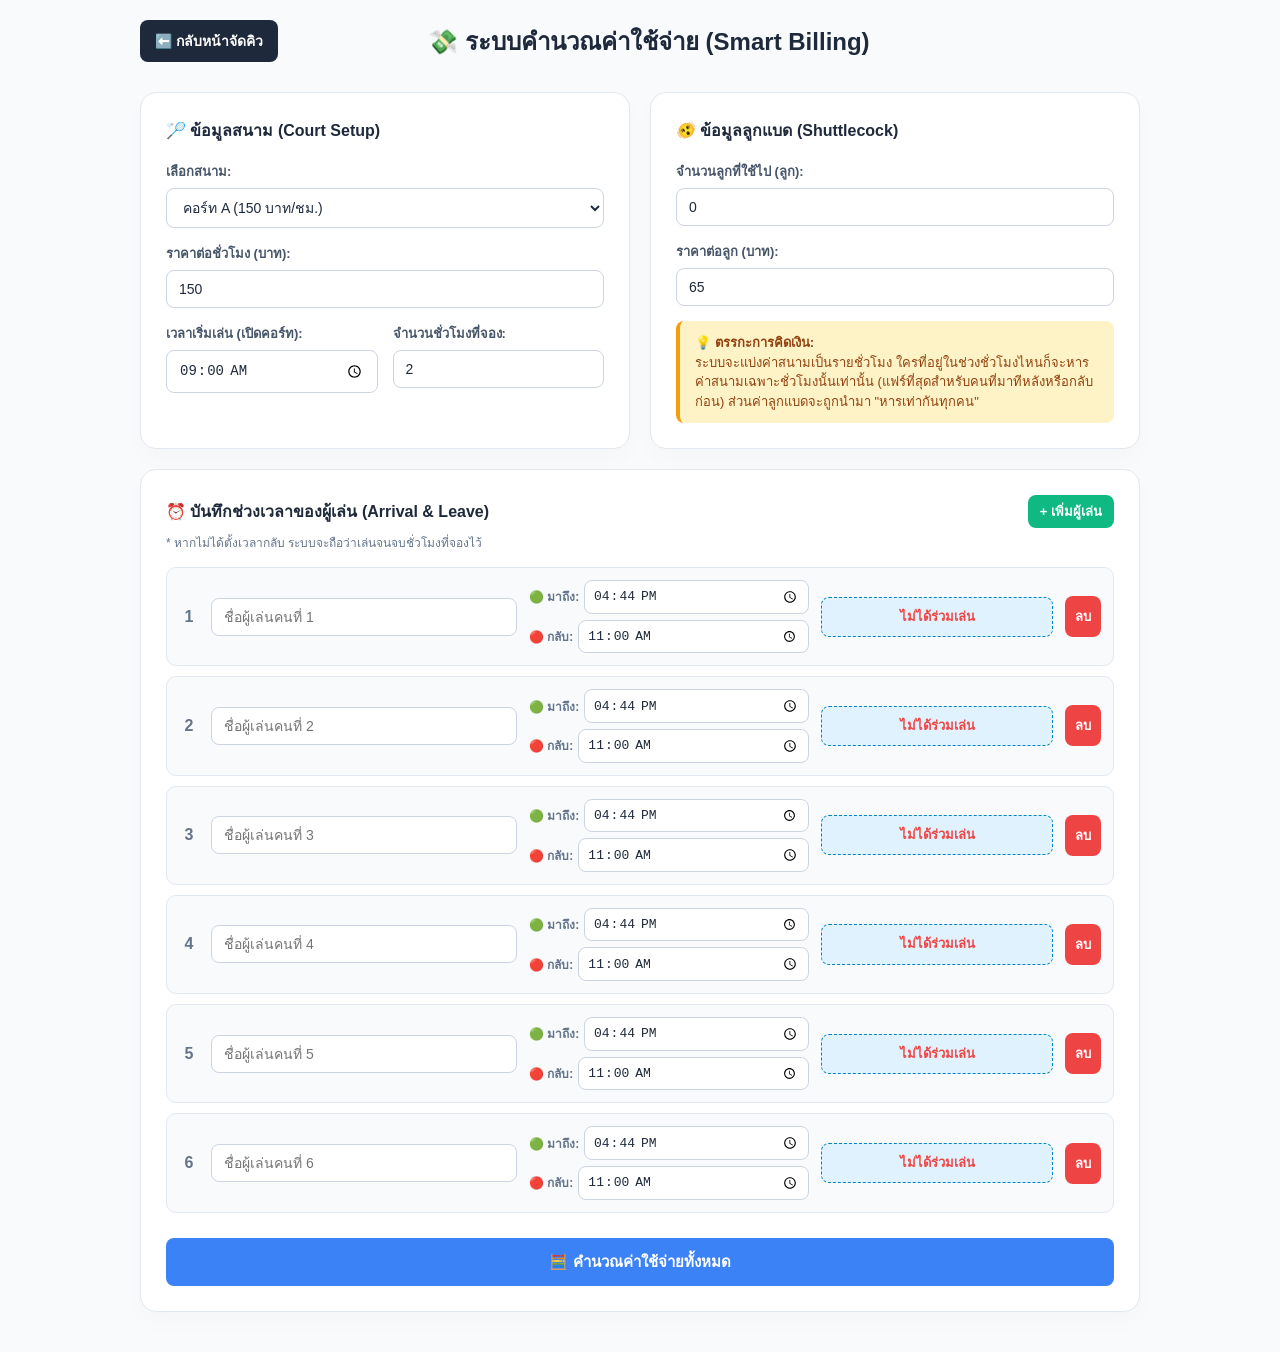
<file: billing.html>
<!DOCTYPE html>
<html lang="th">
<head>
    
    <meta charset="UTF-8">
    <meta name="viewport" content="width=device-width, initial-scale=1.0">
    <title>ระบบคำนวณค่าใช้จ่าย (Smart Billing)</title>
    <style>
        :root {
            --primary: #3b82f6; --success: #10b981; --danger: #ef4444; 
            --dark: #1e293b; --light: #f1f5f9; --warning: #f59e0b; 
            --teal: #0ea5e9; --purple: #8b5cf6; --bg: #f8fafc; --card: #ffffff;
        }
        body { font-family: 'Segoe UI', Tahoma, Geneva, Verdana, sans-serif; background-color: var(--bg); margin: 0; padding: 20px; color: var(--dark); }
        .container { max-width: 1000px; margin: 0 auto; }
        
        .top-header { display: flex; align-items: center; justify-content: space-between; margin-bottom: 30px; gap: 15px; }
        .btn-back { background-color: var(--dark); color: white; border: none; padding: 10px 15px; border-radius: 8px; cursor: pointer; font-weight: bold; font-size: 14px; text-decoration: none; display: inline-flex; align-items: center; transition: 0.2s; }
        .btn-back:hover { background-color: #334155; }
        .header-title { margin: 0; color: var(--dark); flex: 1; text-align: center; font-size: 24px; font-weight: bold;}
        .spacer { width: 120px; }
        @media (max-width: 600px) { .top-header { flex-direction: column; text-align: center; } .spacer { display: none; } }

        .card { background: var(--card); padding: 25px; border-radius: 16px; box-shadow: 0 10px 25px rgba(0,0,0,0.02); margin-bottom: 20px; border: 1px solid #e2e8f0; }
        
        .grid-2 { display: grid; grid-template-columns: 1fr 1fr; gap: 20px; }
        @media (max-width: 768px) { .grid-2 { grid-template-columns: 1fr; } }
        
        .card-title { font-size: 16px; font-weight: bold; margin-top: 0; margin-bottom: 18px; display: flex; align-items: center; gap: 8px; color: var(--dark); }
        
        .form-group { margin-bottom: 15px; }
        .form-row { display: flex; gap: 15px; }
        .form-row .form-group { flex: 1; }
        
        label { display: block; font-weight: bold; margin-bottom: 6px; font-size: 13px; color: #475569; }
        input, select { width: 100%; padding: 10px 12px; border: 1px solid #cbd5e1; background: #fff; border-radius: 8px; box-sizing: border-box; font-size: 14px; color: var(--dark); outline: none; }
        input:focus, select:focus { border-color: var(--primary); background: #fff; }
        
        .btn { background-color: var(--primary); color: white; border: none; padding: 12px 20px; border-radius: 8px; cursor: pointer; font-size: 15px; font-weight: bold; width: 100%; transition: 0.2s; display: flex; align-items: center; justify-content: center; gap: 8px; }
        .btn:active { transform: scale(0.99); }
        .btn-sm { padding: 6px 12px; font-size: 13px; width: auto; }
        .btn-danger { background-color: var(--danger); }
        .btn-success { background-color: var(--success); }
        
        .alert-box { background: #fef3c7; color: #92400e; padding: 12px 15px; border-radius: 8px; margin-top: 15px; font-size: 13px; line-height: 1.5; border-left: 4px solid var(--warning); }
        .info-note { font-size: 12px; color: #64748b; margin-top: -10px; margin-bottom: 15px; display: block; }

        .player-list { display: flex; flex-direction: column; gap: 10px; }
        .player-row { display: flex; align-items: center; gap: 12px; background: var(--bg); padding: 12px; border-radius: 10px; border: 1px solid #e2e8f0; }
        .player-no { font-weight: bold; color: #64748b; min-width: 20px; text-align: center; }
        .player-name-input { flex: 2; }
        .player-time-box { flex: 2; display: flex; flex-direction: column; gap: 6px; }
        .time-inner-row { display: flex; align-items: center; gap: 5px; }
        .time-inner-row label { width: 50px; margin: 0; font-size: 12px; white-space: nowrap; color: #64748b; }
        .time-inner-row input { padding: 6px 8px; font-size: 13px; }
        .calc-badge { flex: 1.5; background: #e0f2fe; color: #0369a1; padding: 10px; border-radius: 8px; font-size: 13px; text-align: center; border: 1px dashed #0284c7; display: flex; flex-direction: column; justify-content: center; line-height: 1.4; }
        .btn-del { background: var(--danger); color: white; border: none; padding: 10px; border-radius: 8px; cursor: pointer; font-weight: bold; font-size: 13px; height: 100%; }
        @media (max-width: 768px) { .player-row { flex-direction: column; align-items: stretch; gap: 10px; } .time-inner-row label { width: 60px; } .calc-badge { padding: 12px; } }

        table { width: 100%; border-collapse: collapse; margin-top: 15px; font-size: 14px; background: white; border-radius: 8px; overflow: hidden; }
        th, td { padding: 12px; text-align: center; border-bottom: 1px solid #e2e8f0; }
        th { background-color: var(--dark); color: white; font-weight: 600; }
        tr:last-child td { border-bottom: none; }
        .text-left { text-align: left; }
        .text-right { text-align: right; }
        .total-row { background-color: #f8fafc; font-weight: bold; font-size: 15px; }
    </style>
</head>
<body>

<div class="container">
    <div class="top-header">
        <button class="btn-back" onclick="window.location.href='index.html'">⬅️ กลับหน้าจัดคิว</button>
        <h2 class="header-title">💸 ระบบคำนวณค่าใช้จ่าย (Smart Billing)</h2>
        <div class="spacer"></div>
    </div>
    
    <div class="grid-2">
        <div class="card">
            <div class="card-title">🏸 ข้อมูลสนาม (Court Setup)</div>
            <div class="form-group">
                <label>เลือกสนาม:</label>
                <div style="display: flex; gap: 10px;">
                    <select id="courtSelect" onchange="handleCourtPreset()">
                        <option value="150">คอร์ท A (150 บาท/ชม.)</option>
                        <option value="160">คอร์ท B (160 บาท/ชม.)</option>
                        <option value="custom">กำหนดราคาเอง</option>
                    </select>
                </div>
            </div>
            <div class="form-group">
                <label>ราคาต่อชั่วโมง (บาท):</label>
                <input type="number" id="pricePerHour" value="150" oninput="updateAllRows()">
            </div>
            <div class="form-row">
                <div class="form-group">
                    <label>เวลาเริ่มเล่น (เปิดคอร์ท):</label>
                    <input type="time" id="courtStartTime" value="09:00" onchange="updateAllRows()">
                </div>
                <div class="form-group">
                    <label>จำนวนชั่วโมงที่จอง:</label>
                    <input type="number" id="courtHours" value="2" min="1" oninput="updateAllRows()">
                </div>
            </div>
        </div>

        <div class="card">
            <div class="card-title">🫨 ข้อมูลลูกแบด (Shuttlecock)</div>
            <div class="form-group">
                <label>จำนวนลูกที่ใช้ไป (ลูก):</label>
                <input type="number" id="shuttleCount" value="0" min="0">
            </div>
            <div class="form-group">
                <label>ราคาต่อลูก (บาท):</label>
                <input type="number" id="shuttlePrice" value="65" min="0">
            </div>
            <div class="alert-box">
                💡 <strong>ตรรกะการคิดเงิน:</strong><br>
                ระบบจะแบ่งค่าสนามเป็นรายชั่วโมง ใครที่อยู่ในช่วงชั่วโมงไหนก็จะหารค่าสนามเฉพาะชั่วโมงนั้นเท่านั้น (แฟร์ที่สุดสำหรับคนที่มาทีหลังหรือกลับก่อน) ส่วนค่าลูกแบดจะถูกนำมา "หารเท่ากันทุกคน"
            </div>
        </div>
    </div>

    <div class="card">
        <div style="display: flex; justify-content: space-between; align-items: center; margin-bottom: 15px;">
            <div class="card-title" style="margin: 0;">⏰ บันทึกช่วงเวลาของผู้เล่น (Arrival & Leave)</div>
            <button class="btn btn-sm btn-success" onclick="addPlayerRow()">+ เพิ่มผู้เล่น</button>
        </div>
        <span class="info-note">* หากไม่ได้ตั้งเวลากลับ ระบบจะถือว่าเล่นจนจบชั่วโมงที่จองไว้</span>
        
        <div id="playersContainer" class="player-list"></div>

        <button class="btn btn-success" style="margin-top: 25px; background-color: #3b82f6;" onclick="calculateTotalBilling()">🧮 คำนวณค่าใช้จ่ายทั้งหมด</button>
    </div>

    <div class="card" id="resultCard" style="display: none;">
        <div class="card-title" style="color: var(--success);">📊 สรุปผลยอดเรียกเก็บรวมยอดรายบุคคล</div>
        <div id="resultTableContainer"></div>
    </div>
</div>

<script>
    let playerCount = 0;

    // [แก้ไข] ป้องกัน XSS: แปลงอักขระพิเศษ HTML ก่อนนำไปแสดงผลใน innerHTML
    function escapeHTML(str) {
        if (str === null || str === undefined) return '';
        const div = document.createElement('div');
        div.appendChild(document.createTextNode(String(str)));
        return div.innerHTML;
    }

    function getCourtEndTimeStr() {
        const startStr = document.getElementById('courtStartTime').value || "09:00";
        const hours = parseInt(document.getElementById('courtHours').value) || 2;
        let [h, m] = startStr.split(':').map(Number);
        h = (h + hours) % 24;
        return `${h.toString().padStart(2, '0')}:${m.toString().padStart(2, '0')}`;
    }

    document.addEventListener("DOMContentLoaded", () => {
        let savedStartTime = localStorage.getItem("badminton_billing_start_time");
        let startTimeInput = document.getElementById('courtStartTime');
        if (savedStartTime) startTimeInput.value = savedStartTime;
        let savedShuttles = parseInt(localStorage.getItem("badminton_billing_shuttles"));
        if (savedShuttles > 0) document.getElementById('shuttleCount').value = savedShuttles;
        
        let savedPlayers = localStorage.getItem("badminton_billing_players");
        let container = document.getElementById('playersContainer');
        let currentStartTime = startTimeInput.value;
        let defaultEndTime = getCourtEndTimeStr();

        if (savedPlayers) {
            let parsedPlayers = JSON.parse(savedPlayers);
            if (parsedPlayers.length > 0) {
                parsedPlayers.forEach(playerData => {
                    playerCount++;
                    
                    let pName = typeof playerData === 'object' ? playerData.name : playerData;
                    let pArrival = (typeof playerData === 'object' && playerData.joinTime) ? playerData.joinTime : currentStartTime;
                    
                    let div = document.createElement('div');
                    div.className = 'player-row';
                    div.id = `playerRow_${playerCount}`;
                    div.innerHTML = `
                        <div class="player-no">${playerCount}</div>
                        <input type="text" class="player-name-input" placeholder="ชื่อผู้เล่นคนที่ ${playerCount}" value="${escapeHTML(pName)}">
                        <div class="player-time-box">
                            <div class="time-inner-row">
                                <label>🟢 มาถึง:</label>
                                <input type="time" class="player-arrival-time" value="${pArrival}" onchange="updateRowBillTime(${playerCount})">
                            </div>
                            <div class="time-inner-row">
                                <label>🔴 กลับ:</label>
                                <input type="time" class="player-leave-time" value="${defaultEndTime}" onchange="this.dataset.manualLeave='true'; updateRowBillTime(${playerCount})">
                            </div>
                        </div>
                        <div class="calc-badge" id="billStartBadge_${playerCount}">กำลังคำนวณ...</div>
                        <button class="btn-del" onclick="removePlayerRow(${playerCount})">ลบ</button>
                    `;
                    container.appendChild(div);
                    updateRowBillTime(playerCount);
                });
                return; 
            }
        }
        
        for(let i=0; i<6; i++) addPlayerRow();
    });

    function handleCourtPreset() {
        const select = document.getElementById('courtSelect');
        const priceInput = document.getElementById('pricePerHour');
        if (select.value !== 'custom') {
            priceInput.value = select.value;
        }
        updateAllRows();
    }

    function addPlayerRow() {
        playerCount++;
        const container = document.getElementById('playersContainer');
        
        let now = new Date();
        let hours = String(now.getHours()).padStart(2, '0');
        let minutes = String(now.getMinutes()).padStart(2, '0');
        let realTimeNow = `${hours}:${minutes}`;
        let defaultEndTime = getCourtEndTimeStr();
        
        const row = document.createElement('div');
        row.className = 'player-row';
        row.id = `playerRow_${playerCount}`;
        row.innerHTML = `
            <div class="player-no">${playerCount}</div>
            <input type="text" class="player-name-input" placeholder="ชื่อผู้เล่นคนที่ ${playerCount}" value="">
            <div class="player-time-box">
                <div class="time-inner-row">
                    <label>🟢 มาถึง:</label>
                    <input type="time" class="player-arrival-time" value="${realTimeNow}" onchange="updateRowBillTime(${playerCount})">
                </div>
                <div class="time-inner-row">
                    <label>🔴 กลับ:</label>
                    <input type="time" class="player-leave-time" value="${defaultEndTime}" onchange="this.dataset.manualLeave='true'; updateRowBillTime(${playerCount})">
                </div>
            </div>
            <div class="calc-badge" id="billStartBadge_${playerCount}">กำลังคำนวณ...</div>
            <button class="btn-del" onclick="removePlayerRow(${playerCount})">ลบ</button>
        `;
        container.appendChild(row);
        updateRowBillTime(playerCount);
    }

    function removePlayerRow(id) {
        const row = document.getElementById(`playerRow_${id}`);
        if (row) {
            row.remove();
            reIndexPlayers();
        }
    }

    function reIndexPlayers() {
        const rows = document.querySelectorAll('#playersContainer .player-row');
        playerCount = 0;
        rows.forEach((row, index) => {
            playerCount++;
            row.id = `playerRow_${playerCount}`;
            row.querySelector('.player-no').innerText = playerCount;
            row.querySelector('.player-arrival-time').setAttribute('onchange', `updateRowBillTime(${playerCount})`);
            // [แก้ไข] ใส่ this.dataset.manualLeave='true' กลับไปด้วย
            // เดิม setAttribute ทับทำให้ manual-leave tracking หายหลังลบผู้เล่น
            row.querySelector('.player-leave-time').setAttribute('onchange', `this.dataset.manualLeave='true'; updateRowBillTime(${playerCount})`);
            row.querySelector('.calc-badge').id = `billStartBadge_${playerCount}`;
            row.querySelector('.btn-del').setAttribute('onclick', `removePlayerRow(${playerCount})`);
        });
    }

    function updateRowBillTime(id) {
        const courtStartStr = document.getElementById('courtStartTime').value;
        const totalHours = parseInt(document.getElementById('courtHours').value) || 1;
        const row = document.getElementById(`playerRow_${id}`);
        if (!row) return;
        
        const arrivalStr = row.querySelector('.player-arrival-time').value;
        const leaveStr = row.querySelector('.player-leave-time').value;
        
        if(!arrivalStr || !leaveStr) return;

        let [cHour, cMin] = courtStartStr.split(':').map(Number);
        let [aHour, aMin] = arrivalStr.split(':').map(Number);
        let [lHour, lMin] = leaveStr.split(':').map(Number);
        
        let courtStartMins = cHour * 60 + cMin;
        let arrivalMins = aHour * 60 + aMin;
        let leaveMins = lHour * 60 + lMin;
        
        if (arrivalMins < courtStartMins - 120) arrivalMins += 24 * 60; 
        if (leaveMins < arrivalMins) leaveMins += 24 * 60;

        let diffStart = arrivalMins - courtStartMins;
        if (diffStart < 0) diffStart = 0; 
        
        let startHourIndex = 0;
        // [อธิบาย] มาช้าเกิน 40 นาที = ถือว่าพลาดชั่วโมงนั้น เริ่มนับจากชั่วโมงถัดไป
        if (diffStart > 40) {
            startHourIndex = Math.floor((diffStart - 41) / 60) + 1;
        }
        
        let diffEnd = leaveMins - courtStartMins;
        // [อธิบาย] กลับก่อนชั่วโมงหมด 20 นาที = ไม่ต้องร่วมจ่ายชั่วโมงนั้น
        let endHourIndex = Math.ceil((diffEnd - 20) / 60);

        if (endHourIndex <= startHourIndex) endHourIndex = startHourIndex + 1; 
        if (endHourIndex > totalHours) endHourIndex = totalHours; 
        if (startHourIndex >= totalHours) {
            startHourIndex = totalHours; 
            endHourIndex = totalHours; 
        }

        let startMinsCalc = courtStartMins + (startHourIndex * 60);
        let endMinsCalc = courtStartMins + (endHourIndex * 60);
        
        let formatTime = (mins) => `${(Math.floor(mins/60)%24).toString().padStart(2,'0')}:${(mins%60).toString().padStart(2,'0')}`;
        
        const badge = document.getElementById(`billStartBadge_${id}`);
        
        if (startHourIndex === endHourIndex) {
            badge.innerHTML = `<span style="color:var(--danger); font-weight:bold;">ไม่ได้ร่วมเล่น</span>`;
            badge.setAttribute('data-start', 0);
            badge.setAttribute('data-end', 0);
        } else {
            let playedHrs = endHourIndex - startHourIndex;
            badge.innerHTML = `คิดค่าสนาม: <strong>${playedHrs}</strong> ชม.<br><span style="font-size:11px; color:#0284c7;">(${formatTime(startMinsCalc)} - ${formatTime(endMinsCalc)})</span>`;
            badge.setAttribute('data-start', startHourIndex);
            badge.setAttribute('data-end', endHourIndex);
        }
    }

    function updateAllRows() {
        const defaultEndTime = getCourtEndTimeStr();
        const rows = document.querySelectorAll('#playersContainer .player-row');
        
        rows.forEach(row => {
            const leaveInput = row.querySelector('.player-leave-time');
            // อัปเดตเวลากลับเฉพาะแถวที่ยังไม่ได้ตั้งเองแล้ว
            if (leaveInput.dataset.manualLeave !== 'true') {
                leaveInput.value = defaultEndTime;
            }
            // [แก้ไข] คำนวณ badge ใหม่ "ทุกแถว" เสมอ ไม่ว่าจะ manualLeave หรือเปล่า
            // เดิมที่ return ออกก่อน ทำให้ badge ไม่อัปเดตเมื่อเปลี่ยนเวลาเปิดคอร์ท
            const id = row.id.split('_')[1];
            updateRowBillTime(id);
        });
    }

    function calculateTotalBilling() {
        const rows = document.querySelectorAll('#playersContainer .player-row');
        if (rows.length === 0) {
            alert('กรุณาเพิ่มผู้เล่นอย่างน้อย 1 คนครับ');
            return;
        }

        const pricePerHour = parseFloat(document.getElementById('pricePerHour').value) || 0;
        const totalHours = parseInt(document.getElementById('courtHours').value) || 1;
        const shuttleCount = parseInt(document.getElementById('shuttleCount').value) || 0;
        const shuttlePrice = parseFloat(document.getElementById('shuttlePrice').value) || 0;
        
        const totalShuttleCost = shuttleCount * shuttlePrice;
        
        let participants = [];
        rows.forEach(row => {
            const id = row.id.split('_')[1];
            const name = row.querySelector('.player-name-input').value.trim() || `ผู้เล่น ${id}`;
            const badge = document.getElementById(`billStartBadge_${id}`);
            const startIdx = parseInt(badge.getAttribute('data-start')) || 0;
            const endIdx = parseInt(badge.getAttribute('data-end')) || 0;
            
            if (endIdx > startIdx) {
                participants.push({
                    id: id,
                    name: name,
                    startHourIndex: startIdx,
                    endHourIndex: endIdx,
                    courtFee: 0,
                    shuttleFee: 0,
                    playedHoursCount: endIdx - startIdx
                });
            }
        });

        if(participants.length === 0) return alert('ต้องมีผู้เล่นที่คิดเงินได้อย่างน้อย 1 คนครับ');

        const shuttleCostPerPerson = totalShuttleCost / participants.length;
        participants.forEach(p => p.shuttleFee = shuttleCostPerPerson);

        for (let h = 0; h < totalHours; h++) {
            let activePlayersInHour = participants.filter(p => p.startHourIndex <= h && h < p.endHourIndex);
            
            if (activePlayersInHour.length > 0) {
                let costPerPersonForThisHour = pricePerHour / activePlayersInHour.length;
                activePlayersInHour.forEach(p => {
                    p.courtFee += costPerPersonForThisHour;
                });
            }
        }

        let html = `
            <table>
                <thead>
                    <tr>
                        <th class="text-left">รายชื่อผู้เล่น</th>
                        <th>ระยะเวลาที่แชร์บิล</th>
                        <th class="text-right">ค่าสนาม (บาท)</th>
                        <th class="text-right">ค่าลูกแบด (บาท)</th>
                        <th class="text-right" style="background:#2563eb;">ยอดต้องชำระสุทธิ</th>
                    </tr>
                </thead>
                <tbody>
        `;

        let grandCourtCalculated = 0;
        let grandShuttleCalculated = 0;
        let grandTotalNet = 0;

        participants.forEach(p => {
            let totalNet = p.courtFee + p.shuttleFee;
            grandCourtCalculated += p.courtFee;
            grandShuttleCalculated += p.shuttleFee;
            grandTotalNet += totalNet;

            html += `
                <tr>
                    <td class="text-left" style="font-weight:bold;">${escapeHTML(p.name)}</td>
                    <td><span style="background:#f1f5f9; padding:4px 10px; border-radius:6px; font-weight:bold; color:#0369a1;">${p.playedHoursCount} ชม.</span></td>
                    <td class="text-right">${p.courtFee.toFixed(2)}</td>
                    <td class="text-right">${p.shuttleFee.toFixed(2)}</td>
                    <td class="text-right" style="font-weight:900; color:#1d4ed8; font-size:15px; background:#f0fdf4;">${totalNet.toFixed(2)}</td>
                </tr>
            `;
        });

        html += `
                <tr class="total-row">
                    <td colspan="2" class="text-left" style="padding-left:15px;">💰 ยอดรวมทั้งบิล (Grand Total)</td>
                    <td class="text-right" style="color:#475569;">${grandCourtCalculated.toFixed(2)}</td>
                    <td class="text-right" style="color:#475569;">${grandShuttleCalculated.toFixed(2)}</td>
                    <td class="text-right" style="color:var(--success); font-size:16px; background:#dcfce7;">${grandTotalNet.toFixed(2)} บาท</td>
                </tr>
                </tbody>
            </table>
        `;

        document.getElementById('resultTableContainer').innerHTML = html;
        document.getElementById('resultCard').style.display = 'block';
        document.getElementById('resultCard').scrollIntoView({ behavior: 'smooth' });
    }
</script>

</body>
</html>
</file>
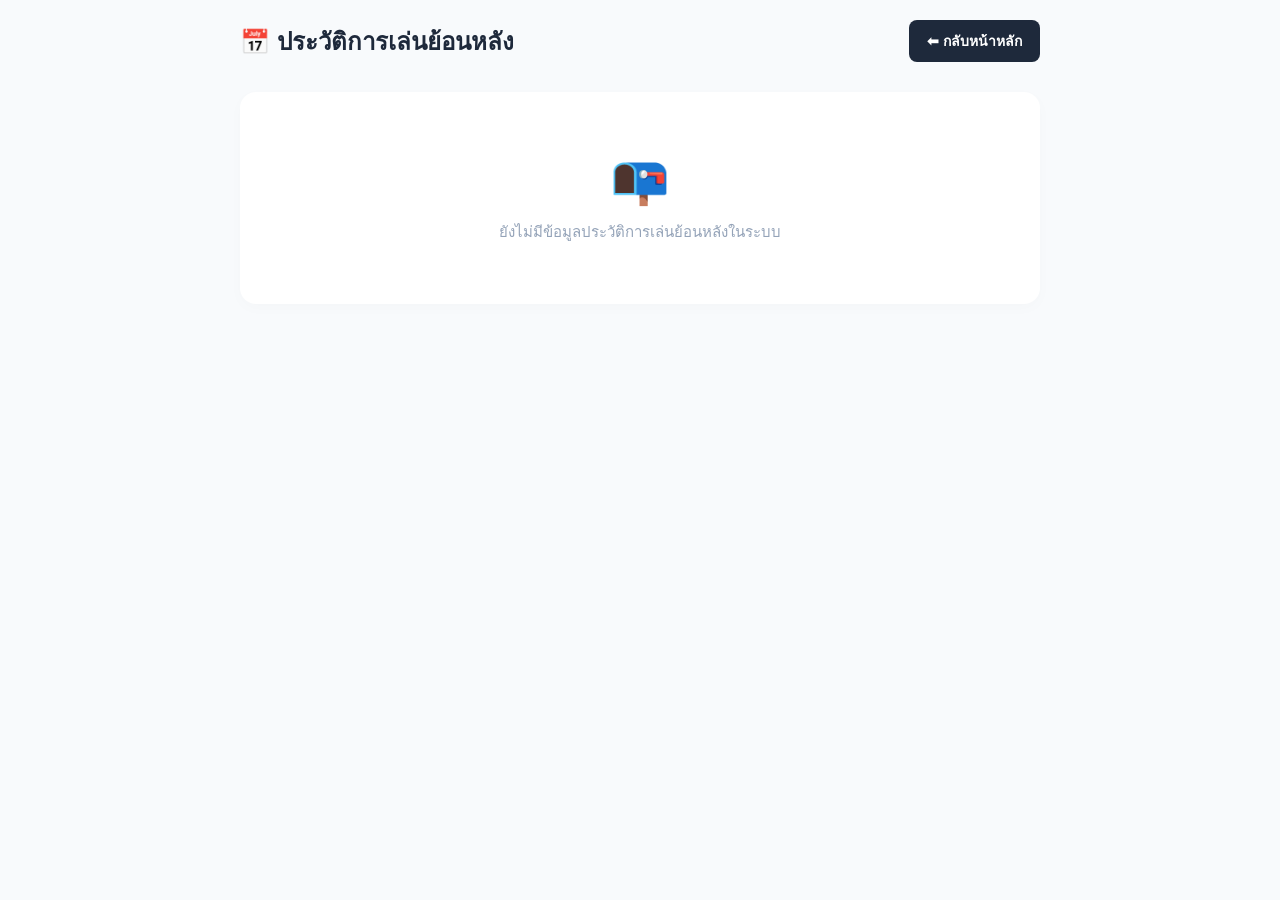
<file: history.html>
<!DOCTYPE html>
<html lang="th">
<head>

    <meta charset="UTF-8">
    <meta name="viewport" content="width=device-width, initial-scale=1.0">
    <title>ประวัติการเล่นย้อนหลัง</title>
    <style>
        :root {
            --primary: #3b82f6; --success: #10b981; --danger: #ef4444; 
            --dark: #1e293b; --light: #f1f5f9; --warning: #f59e0b; 
            --teal: #0ea5e9; --purple: #8b5cf6; --bg: #f8fafc; --card: #ffffff;
        }
        body { font-family: 'Segoe UI', Tahoma, Geneva, Verdana, sans-serif; background-color: var(--bg); margin: 0; padding: 20px; color: var(--dark); }
        .container { max-width: 800px; margin: 0 auto; }
        
        .top-header { display: flex; align-items: center; justify-content: space-between; margin-bottom: 30px; gap: 15px; }
        .btn-back { background-color: var(--dark); color: white; border: none; padding: 10px 18px; border-radius: 8px; cursor: pointer; font-weight: bold; font-size: 14px; text-decoration: none; display: inline-flex; align-items: center; transition: background 0.2s; }
        .btn-back:hover { background-color: #334155; }
        h1 { margin: 0; font-size: 24px; color: var(--dark); }
        
        /* Flat Design History Layout */
        .history-card {
            background: var(--card);
            padding: 24px;
            border-radius: 16px;
            margin-bottom: 16px;
            box-shadow: 0 4px 15px rgba(0,0,0,0.02);
            display: flex;
            justify-content: space-between;
            align-items: center;
            border: none;
        }
        .history-details h3 { margin: 0 0 8px 0; color: var(--dark); font-size: 18px; }
        .badge-group { display: flex; gap: 8px; margin-top: 10px; }
        .badge { padding: 6px 12px; border-radius: 6px; font-weight: bold; font-size: 13px; }
        .badge-players { background: #e0f2fe; color: #0369a1; }
        .badge-matches { background: #f0fdf4; color: #166534; }
        
        .btn-delete {
            background: #fee2e2; color: #ef4444; border: none; padding: 10px 16px;
            border-radius: 8px; font-size: 14px; font-weight: bold; cursor: pointer;
            transition: background 0.2s;
        }
        .btn-delete:hover { background: #fecaca; }
        
        .empty-state { text-align: center; padding: 60px 20px; color: #94a3b8; background: var(--card); border-radius: 16px; box-shadow: 0 4px 15px rgba(0,0,0,0.02); }
    </style>
</head>
<body>
    <div class="container">
        <div class="top-header">
            <h1>📅 ประวัติการเล่นย้อนหลัง</h1>
            <a href="index.html" class="btn-back">⬅ กลับหน้าหลัก</a>
        </div>
        
        <div id="historyListContainer"></div>
    </div>

    <script>
        function renderHistoryList() {
            const historyStr = localStorage.getItem('badminton_past_sessions');
            // ประวัติเก็บไม่จำกัดจำนวนรอบ (ลดลงเมื่อผู้ใช้กดลบเท่านั้น) จึงแสดงทั้งหมดได้เลย
            const historyList = historyStr ? JSON.parse(historyStr) : [];
            const container = document.getElementById('historyListContainer');

            // [แก้ไข] ป้องกัน XSS ด้วย escapeHTML ก่อนนำข้อมูลใส่ใน innerHTML
            function escapeHTML(str) {
                if (str === null || str === undefined) return '';
                const div = document.createElement('div');
                div.appendChild(document.createTextNode(String(str)));
                return div.innerHTML;
            }

            if (historyList.length === 0) {
                container.innerHTML = `
                    <div class="empty-state">
                        <div style="font-size: 48px; margin-bottom: 12px;">📭</div>
                        <p style="margin: 0; font-size: 15px;">ยังไม่มีข้อมูลประวัติการเล่นย้อนหลังในระบบ</p>
                    </div>`;
                return;
            }

            container.innerHTML = historyList.map(item => `
                <div class="history-card">
                    <div class="history-details">
                        <h3>รอบวันที่ ${escapeHTML(item.date)}</h3>
                        <div class="badge-group">
                            <span class="badge badge-players">👥 ผู้เล่น ${escapeHTML(item.playerCount)} คน</span>
                            <span class="badge badge-matches">🏸 ทั้งหมด ${escapeHTML(item.matchCount)} แมตช์</span>
                        </div>
                    </div>
                    <button class="btn-delete" onclick="deleteHistory(${item.id})">🗑️ ลบประวัติ</button>
                </div>
            `).join('');
        }

        function deleteHistory(id) {
            if (!confirm('คุณแน่ใจหรือไม่ว่าต้องการลบประวัติการเล่นรอบนี้?')) return;
            
            let historyStr = localStorage.getItem('badminton_past_sessions');
            if (!historyStr) return;

            let historyList = JSON.parse(historyStr);
            // [แก้ไข] ใช้ Number() ทั้งสองฝั่งเพื่อป้องกัน type mismatch (string "123" !== number 123)
            historyList = historyList.filter(item => Number(item.id) !== Number(id));
            
            localStorage.setItem('badminton_past_sessions', JSON.stringify(historyList));
            renderHistoryList();
        }

        // โหลดข้อมูลเมื่อเปิดหน้าเว็บ
        document.addEventListener('DOMContentLoaded', renderHistoryList);
    </script>

</body>
</html>
</file>
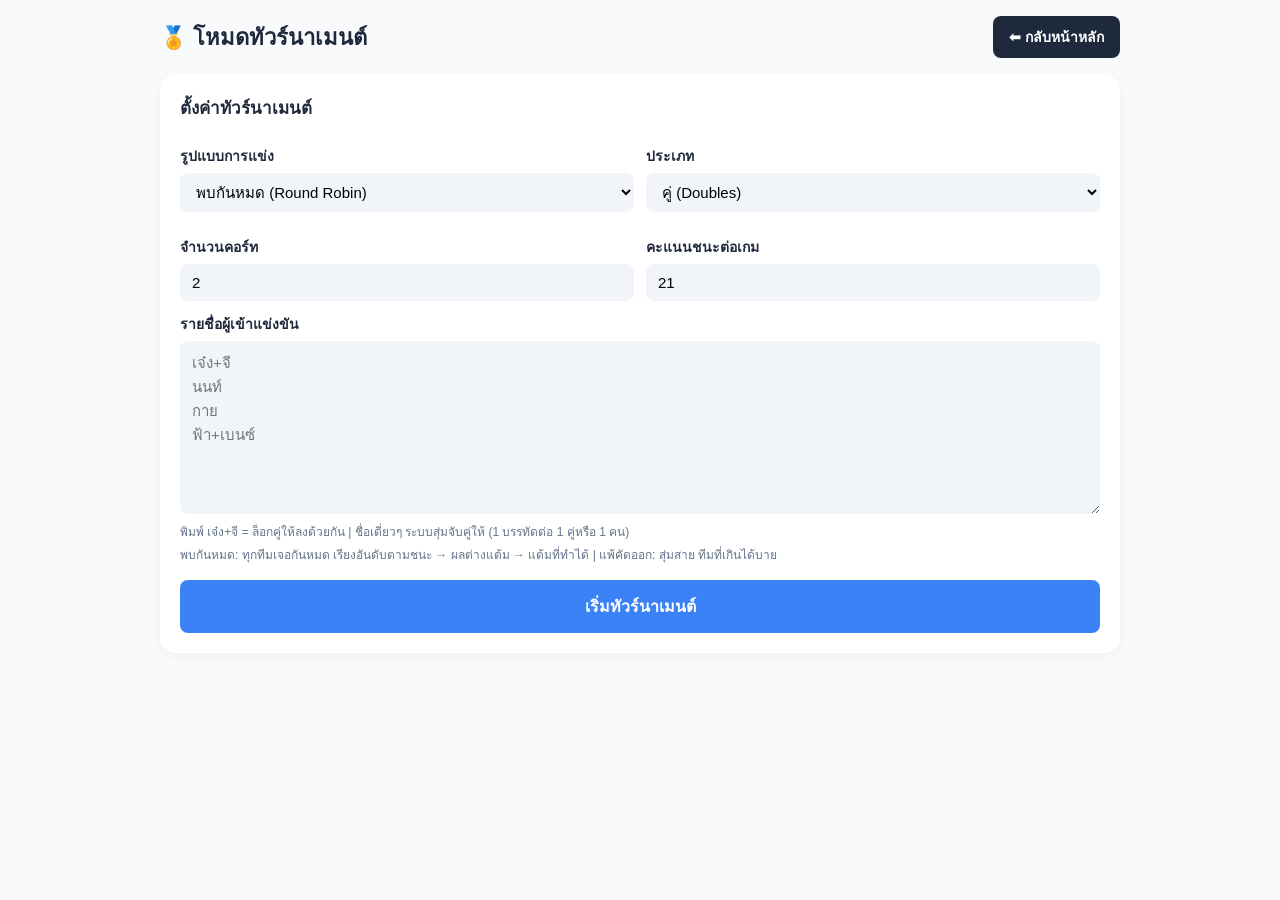
<file: tournament.html>
<!DOCTYPE html>
<html lang="th">
<head>
<meta charset="UTF-8">
<meta name="viewport" content="width=device-width, initial-scale=1.0">
<title>โหมดทัวร์นาเมนต์แบดมินตัน</title>
<style>
:root{--primary:#3b82f6;--success:#10b981;--danger:#ef4444;--dark:#1e293b;--light:#f1f5f9;--warning:#f59e0b;--purple:#8b5cf6;--bg:#f8fafc;--card:#fff}
*{box-sizing:border-box}
body{font-family:'Segoe UI',Tahoma,Geneva,Verdana,sans-serif;background:var(--bg);margin:0;padding:16px;color:var(--dark)}
.wrap{max-width:960px;margin:0 auto}
.card{background:var(--card);border-radius:16px;padding:20px;margin-bottom:16px;box-shadow:0 4px 15px rgba(0,0,0,.04)}
.top{display:flex;justify-content:space-between;align-items:center;gap:10px;flex-wrap:wrap;margin-bottom:16px}
h1{margin:0;font-size:22px} h2{margin:0 0 12px;font-size:17px}
label{display:block;font-weight:bold;font-size:14px;margin:12px 0 6px}
input,select,textarea{width:100%;padding:10px 12px;border:none;border-radius:8px;background:var(--light);font-size:15px;font-family:inherit}
.btn{border:none;border-radius:8px;padding:10px 16px;font-weight:bold;font-size:14px;cursor:pointer;background:var(--dark);color:#fff;text-decoration:none;display:inline-block}
.btn.p{background:var(--primary)} .btn.g{background:#e2e8f0;color:#334155} .btn.r{background:#fee2e2;color:var(--danger)}
.btn.big{width:100%;margin-top:16px;padding:14px;font-size:16px}
.hint{font-size:12px;color:#64748b;margin-top:4px}
.row2{display:grid;grid-template-columns:1fr 1fr;gap:12px}
.courts{display:grid;grid-template-columns:repeat(auto-fill,minmax(270px,1fr));gap:14px}
.court{background:#fff;border:2px solid #e2e8f0;border-radius:16px;padding:14px;position:relative;margin-top:8px}
.court .ct{position:absolute;top:-12px;left:14px;background:var(--dark);color:#fff;padding:2px 12px;border-radius:14px;font-size:13px;font-weight:bold}
.court .tm{position:absolute;top:-12px;right:14px;background:#e0f2fe;color:#0369a1;padding:2px 12px;border-radius:14px;font-size:13px;font-weight:bold;font-variant-numeric:tabular-nums}
.tb{background:var(--light);border-radius:12px;padding:10px;text-align:center;cursor:pointer;margin-top:8px;user-select:none}
.tb:active{background:#dbeafe}
.tb .nm{font-weight:bold;font-size:14px;word-break:break-word}
.tb .sc{font-size:38px;font-weight:bold;line-height:1.1}
.tb .mn{border:none;background:#e2e8f0;border-radius:6px;font-size:12px;padding:3px 8px;cursor:pointer}
.vs{text-align:center;font-size:12px;color:#94a3b8;margin-top:6px}
.empty{color:#94a3b8;text-align:center;padding:30px 10px;font-size:14px}
table{width:100%;border-collapse:collapse;font-size:14px}
th,td{padding:9px 6px;text-align:center;border-bottom:1px solid #f1f5f9}
th{background:var(--dark);color:#fff;font-weight:normal} td.l,th.l{text-align:left}
.scroll{overflow-x:auto}
.rd{font-weight:bold;font-size:13px;color:#475569;margin:12px 0 4px}
.mrow{display:flex;justify-content:space-between;gap:8px;padding:8px 10px;border-radius:8px;background:var(--light);margin-bottom:4px;font-size:14px}
.mrow.playing{background:#dbeafe} .mrow.done{background:#f0fdf4}
.bracket{display:flex;gap:18px;overflow-x:auto;padding-bottom:8px}
.bcol{min-width:190px;display:flex;flex-direction:column;justify-content:space-around;gap:10px}
.btitle{text-align:center;font-weight:bold;font-size:13px;color:#475569}
.bm{border:2px solid #e2e8f0;border-radius:10px;overflow:hidden;background:#fff}
.bm.playing{border-color:var(--primary)}
.brow{display:flex;justify-content:space-between;gap:8px;padding:7px 10px;font-size:13px}
.brow+.brow{border-top:1px solid #f1f5f9}
.brow.win{background:#dcfce7;font-weight:bold}
.champ{background:linear-gradient(135deg,#fef3c7,#fde68a);text-align:center;padding:22px;border-radius:16px;margin-bottom:16px}
.champ b{font-size:26px;display:block;margin-top:6px}
</style>
</head>
<body>
<div class="wrap">
  <div class="top">
    <h1>🏅 โหมดทัวร์นาเมนต์</h1>
    <a href="index.html" class="btn">⬅ กลับหน้าหลัก</a>
  </div>
  <div id="app"></div>
</div>

<script>
const KEY = 'badminton_tournament', HKEY = 'badminton_tournament_history';
let T = null; // สถานะทัวร์นาเมนต์ทั้งหมด (เก็บใน localStorage)
const $ = id => document.getElementById(id);
const esc = s => String(s).replace(/[&<>"']/g, c => ({'&':'&amp;','<':'&lt;','>':'&gt;','"':'&quot;',"'":'&#39;'}[c]));
const fmt = ms => { const t = Math.max(0, Math.floor(ms / 1000)); return String(Math.floor(t / 60)).padStart(2, '0') + ':' + String(t % 60).padStart(2, '0'); };
const tn = i => (i === null || i === undefined) ? '-' : T.teams[i].name;
const save = () => localStorage.setItem(KEY, JSON.stringify(T));
function shuffle(a) { a = a.slice(); for (let i = a.length - 1; i > 0; i--) { const j = Math.floor(Math.random() * (i + 1)); [a[i], a[j]] = [a[j], a[i]]; } return a; }

// ---------- สร้างทีม ----------
// คู่: "เจ๋ง+จี" = ล็อกคู่, ชื่อเดี่ยวๆ = สุ่มจับคู่ให้ | เดี่ยว: 1 บรรทัด = 1 คน
function parseTeams(text, doubles) {
  const teams = [], pool = [];
  text.split('\n').map(l => l.trim()).filter(Boolean).forEach(l => {
    const parts = l.split('+').map(x => x.trim()).filter(Boolean);
    if (!doubles) parts.forEach(p => teams.push(p));
    else if (parts.length >= 2) teams.push(parts[0] + ' & ' + parts[1]);
    else if (parts.length === 1) pool.push(parts[0]);
  });
  if (doubles) {
    if (pool.length % 2) return { error: 'มีผู้เล่นเดี่ยวที่รอจับคู่เป็นเลขคี่ (' + pool.length + ' คน) กรุณาเพิ่มหรือลดอีก 1 คน หรือพิมพ์คู่ด้วย +' };
    const sh = shuffle(pool);
    for (let i = 0; i < sh.length; i += 2) teams.push(sh[i] + ' & ' + sh[i + 1]);
  }
  return { teams };
}

// ---------- สร้างตารางแข่ง ----------
const mk = (round, pos, a, b) => ({ round, pos, a, b, sa: 0, sb: 0, status: 'pending', winner: null, bye: false, start: 0, end: 0 });

function buildRR(n) { // วิธีหมุนวงกลม ทุกทีมเจอกันครั้งเดียว
  let arr = [...Array(n).keys()]; if (n % 2) arr.push(null);
  const m = arr.length, out = [];
  for (let r = 0; r < m - 1; r++) {
    for (let i = 0; i < m / 2; i++) { const a = arr[i], b = arr[m - 1 - i]; if (a !== null && b !== null) out.push(mk(r + 1, i, a, b)); }
    arr = [arr[0], arr[m - 1], ...arr.slice(1, m - 1)];
  }
  return out;
}

function buildKO(n) { // สุ่มสาย ทีมที่เกินจากเลขยกกำลัง 2 ได้บาย
  let S = 1; while (S < n) S *= 2;
  const order = shuffle([...Array(n).keys()]); while (order.length < S) order.push(null);
  const R = Math.log2(S), out = [];
  for (let r = 1; r <= R; r++) for (let p = 0; p < S / Math.pow(2, r); p++) out.push(mk(r, p, null, null));
  for (let p = 0; p < S / 2; p++) { const m = out.find(x => x.round === 1 && x.pos === p); m.a = order[p]; m.b = order[S - 1 - p]; }
  return out;
}

function setWinner(m, w) {
  m.winner = w; m.status = 'done';
  if (T.format === 'ko') {
    const nx = T.matches.find(x => x.round === m.round + 1 && x.pos === (m.pos >> 1));
    if (nx) { if (m.pos % 2 === 0) nx.a = w; else nx.b = w; }
  }
}

// ---------- จัดแมตช์ลงคอร์ท ----------
const ready = m => m.status === 'pending' && m.a !== null && m.b !== null;
function fill() {
  const lastEnd = {}; T.matches.forEach(m => { if (m.status === 'done' && !m.bye) { lastEnd[m.a] = Math.max(lastEnd[m.a] || 0, m.end); lastEnd[m.b] = Math.max(lastEnd[m.b] || 0, m.end); } });
  for (let c = 0; c < T.courts.length; c++) {
    if (T.courts[c] !== null) continue;
    const busy = new Set(); T.courts.forEach(id => { if (id !== null) { busy.add(T.matches[id].a); busy.add(T.matches[id].b); } });
    let best = null, bestRest = Infinity;
    T.matches.forEach(m => { // เลือกแมตช์ของทีมที่พักนานที่สุดก่อน
      if (!ready(m) || busy.has(m.a) || busy.has(m.b)) return;
      const rest = Math.max(lastEnd[m.a] || 0, lastEnd[m.b] || 0);
      if (rest < bestRest) { best = m; bestRest = rest; }
    });
    if (best) { best.status = 'playing'; best.start = Date.now(); best.sa = 0; best.sb = 0; T.courts[c] = best.id; }
  }
}

// ---------- ผลและอันดับ ----------
function standings() {
  const s = T.teams.map(t => ({ id: t.id, name: t.name, p: 0, w: 0, l: 0, pf: 0, pa: 0 }));
  T.matches.filter(m => m.status === 'done' && !m.bye).forEach(m => {
    const A = s[m.a], B = s[m.b]; A.p++; B.p++; A.pf += m.sa; A.pa += m.sb; B.pf += m.sb; B.pa += m.sa;
    if (m.winner === m.a) { A.w++; B.l++; } else { B.w++; A.l++; }
  });
  return s.sort((x, y) => y.w - x.w || (y.pf - y.pa) - (x.pf - x.pa) || y.pf - x.pf);
}
function champion() {
  if (T.format === 'rr') return standings()[0].name;
  const fin = T.matches.reduce((a, b) => b.round > a.round ? b : a);
  return tn(fin.winner);
}
function isComplete() {
  if (T.format === 'rr') return T.matches.every(m => m.status === 'done');
  const fin = T.matches.reduce((a, b) => b.round > a.round ? b : a);
  return fin.status === 'done';
}
function archive() {
  const h = JSON.parse(localStorage.getItem(HKEY) || '[]');
  h.unshift({ date: new Date().toLocaleString('th-TH', { dateStyle: 'medium', timeStyle: 'short' }), format: T.format, doubles: T.doubles, teams: T.teams.length, champion: champion() });
  localStorage.setItem(HKEY, JSON.stringify(h));
}

// ---------- การกระทำ ----------
window.startT = function () {
  const doubles = $('fType').value === 'd', format = $('fFormat').value;
  const r = parseTeams($('fTeams').value, doubles);
  if (r.error) return alert(r.error);
  if (r.teams.length < 2) return alert('ต้องมีอย่างน้อย 2 ทีม');
  if (new Set(r.teams.map(x => x.toLowerCase())).size !== r.teams.length) return alert('มีชื่อซ้ำกัน กรุณาตรวจรายชื่ออีกครั้ง');
  const nCourts = Math.min(12, Math.max(1, parseInt($('fCourts').value) || 1));
  T = { format, doubles, win: Math.max(1, parseInt($('fWin').value) || 21), teams: r.teams.map((n, i) => ({ id: i, name: n })),
        matches: format === 'rr' ? buildRR(r.teams.length) : buildKO(r.teams.length), courts: Array(nCourts).fill(null), finished: false, undo: null };
  T.matches.forEach((m, i) => m.id = i);
  if (format === 'ko') T.matches.filter(m => m.round === 1 && (m.a === null || m.b === null)).forEach(m => { m.bye = true; setWinner(m, m.a === null ? m.b : m.a); });
  fill(); save(); render();
};
window.score = function (c, side, d) {
  const m = T.matches[T.courts[c]]; if (!m) return;
  const before = d > 0 ? JSON.stringify({ matches: T.matches, courts: T.courts }) : null;
  if (side === 'a') m.sa = Math.max(0, m.sa + d); else m.sb = Math.max(0, m.sb + d);
  if (d > 0 && (m.sa >= T.win || m.sb >= T.win)) {
    T.undo = before; m.end = Date.now();
    setWinner(m, m.sa > m.sb ? m.a : m.b); T.courts[c] = null; fill();
    if (!T.finished && isComplete()) { T.finished = true; archive(); }
  }
  save(); render();
};
window.undoLast = function () {
  if (!T.undo || !confirm('ย้อนผลแมตช์ล่าสุดที่จบไปใช่หรือไม่?')) return;
  const s = JSON.parse(T.undo); T.matches = s.matches; T.courts = s.courts; T.undo = null; T.finished = false;
  save(); render();
};
window.resetT = function () {
  if (!confirm('ต้องการเริ่มทัวร์นาเมนต์ใหม่ใช่หรือไม่? (ข้อมูลทัวร์นาเมนต์นี้จะถูกล้าง ผลที่จบแล้วยังอยู่ในรายการด้านล่างหน้าตั้งค่า)')) return;
  T = null; localStorage.removeItem(KEY); render();
};
window.hint = function () {
  $('hint').textContent = $('fType').value === 'd'
    ? 'พิมพ์ เจ๋ง+จี = ล็อกคู่ให้ลงด้วยกัน | ชื่อเดี่ยวๆ ระบบสุ่มจับคู่ให้ (1 บรรทัดต่อ 1 คู่หรือ 1 คน)'
    : '1 ชื่อต่อ 1 บรรทัด';
};

// ---------- หน้าจอ ----------
function setupView() {
  const h = JSON.parse(localStorage.getItem(HKEY) || '[]');
  const past = h.length ? `<div class="card"><h2>🏆 ผลทัวร์นาเมนต์ที่ผ่านมา</h2>${h.slice(0, 8).map(x =>
    `<div class="mrow"><span>${esc(x.date)} | ${x.format === 'rr' ? 'พบกันหมด' : 'แพ้คัดออก'} ${x.doubles ? 'คู่' : 'เดี่ยว'} ${esc(x.teams)} ทีม</span><b>🥇 ${esc(x.champion)}</b></div>`).join('')}</div>` : '';
  return `<div class="card"><h2>ตั้งค่าทัวร์นาเมนต์</h2>
    <div class="row2">
      <div><label>รูปแบบการแข่ง</label><select id="fFormat"><option value="rr">พบกันหมด (Round Robin)</option><option value="ko">แพ้คัดออก (Knockout)</option></select></div>
      <div><label>ประเภท</label><select id="fType" onchange="hint()"><option value="d">คู่ (Doubles)</option><option value="s">เดี่ยว (Singles)</option></select></div>
      <div><label>จำนวนคอร์ท</label><input type="number" id="fCourts" value="2" min="1" max="12"></div>
      <div><label>คะแนนชนะต่อเกม</label><input type="number" id="fWin" value="21" min="1"></div>
    </div>
    <label>รายชื่อผู้เข้าแข่งขัน</label>
    <textarea id="fTeams" rows="9" placeholder="เจ๋ง+จี&#10;นนท์&#10;กาย&#10;ฟ้า+เบนซ์"></textarea>
    <div class="hint" id="hint"></div>
    <div class="hint">พบกันหมด: ทุกทีมเจอกันหมด เรียงอันดับตามชนะ → ผลต่างแต้ม → แต้มที่ทำได้ | แพ้คัดออก: สุ่มสาย ทีมที่เกินได้บาย</div>
    <button class="btn p big" onclick="startT()">เริ่มทัวร์นาเมนต์</button></div>${past}`;
}

function courtHtml(c) {
  const id = T.courts[c];
  if (id === null) return `<div class="court"><div class="ct">Court ${c + 1}</div><div class="empty">${T.finished ? 'จบการแข่งขัน' : 'ว่าง (รอแมตช์ถัดไป)'}</div></div>`;
  const m = T.matches[id];
  const box = (side, t, s) => `<div class="tb" onclick="score(${c},'${side}',1)"><div class="nm">${esc(tn(t))}</div><div class="sc">${s}</div><button class="mn" onclick="event.stopPropagation();score(${c},'${side}',-1)">-1 ลดแต้ม</button></div>`;
  return `<div class="court"><div class="ct">Court ${c + 1}</div><div class="tm" data-start="${m.start}">⏱ ${fmt(Date.now() - m.start)}</div>
    ${box('a', m.a, m.sa)}<div class="vs">VS</div>${box('b', m.b, m.sb)}</div>`;
}

function standingsHtml() {
  return `<div class="card"><h2>📊 ตารางคะแนน</h2><div class="scroll"><table><thead><tr><th>#</th><th class="l">ทีม</th><th>เล่น</th><th>ชนะ</th><th>แพ้</th><th>ได้</th><th>เสีย</th><th>ผลต่าง</th></tr></thead><tbody>${
    standings().map((s, i) => `<tr><td>${['🥇', '🥈', '🥉'][i] || i + 1}</td><td class="l"><b>${esc(s.name)}</b></td><td>${s.p}</td><td style="color:#10b981">${s.w}</td><td style="color:#ef4444">${s.l}</td><td>${s.pf}</td><td>${s.pa}</td><td>${s.pf - s.pa}</td></tr>`).join('')}</tbody></table></div></div>`;
}

function scheduleHtml() {
  let h = '<div class="card"><h2>📅 ตารางแข่งทั้งหมด</h2>', last = 0;
  T.matches.forEach(m => {
    if (m.round !== last) { last = m.round; h += `<div class="rd">รอบที่ ${m.round}</div>`; }
    const res = m.status === 'done' ? `${m.sa}-${m.sb} (${fmt(m.end - m.start)})` : m.status === 'playing' ? '▶ กำลังแข่ง' : 'รอ';
    h += `<div class="mrow ${m.status}"><span>${esc(tn(m.a))} vs ${esc(tn(m.b))}</span><b>${res}</b></div>`;
  });
  return h + '</div>';
}

function bracketHtml() {
  const R = Math.max(...T.matches.map(m => m.round));
  const box = m => {
    const row = (t, s) => `<div class="brow ${m.status === 'done' && m.winner === t && t !== null ? 'win' : ''}"><span>${t === null ? (m.round === 1 ? 'บาย' : 'รอผู้ชนะ') : esc(tn(t))}</span><b>${m.status === 'pending' || m.bye ? '' : s}</b></div>`;
    return `<div class="bm ${m.status}">${row(m.a, m.sa)}${row(m.b, m.sb)}</div>`;
  };
  let h = '<div class="card"><h2>🌳 สายการแข่งขัน</h2><div class="bracket">';
  for (let r = 1; r <= R; r++) {
    const label = r === R ? '🏆 ชิงชนะเลิศ' : r === R - 1 ? 'รอบรองชนะเลิศ' : `รอบ ${Math.pow(2, R - r + 1)} ทีม`;
    h += `<div class="bcol"><div class="btitle">${label}</div>${T.matches.filter(m => m.round === r).sort((x, y) => x.pos - y.pos).map(box).join('')}</div>`;
  }
  return h + '</div></div>';
}

function playView() {
  const done = T.matches.filter(m => m.status === 'done' && !m.bye).length, total = T.matches.filter(m => !m.bye).length;
  const title = `${T.format === 'rr' ? 'พบกันหมด' : 'แพ้คัดออก'} | ${T.doubles ? 'คู่' : 'เดี่ยว'} | ${T.teams.length} ทีม | ชนะที่ ${T.win} แต้ม`;
  return `${T.finished ? `<div class="champ">🏆 แชมป์<b>${esc(champion())}</b></div>` : ''}
    <div class="card"><div class="top" style="margin:0"><div><h2 style="margin:0">${title}</h2><div class="hint">แข่งแล้ว ${done}/${total} แมตช์ | แตะที่ชื่อทีมเพื่อเพิ่มแต้ม</div></div>
    <div>${T.undo ? '<button class="btn g" onclick="undoLast()">↩ ย้อนผลล่าสุด</button> ' : ''}<button class="btn r" onclick="resetT()">🗑 เริ่มใหม่</button></div></div></div>
    <div class="card"><div class="courts">${T.courts.map((_, c) => courtHtml(c)).join('')}</div></div>
    ${T.format === 'rr' ? standingsHtml() + scheduleHtml() : bracketHtml() + scheduleHtml()}`;
}

function render() { $('app').innerHTML = T ? playView() : setupView(); if (!T) hint(); }

try { T = JSON.parse(localStorage.getItem(KEY) || 'null'); } catch (e) { T = null; }
render();
setInterval(() => document.querySelectorAll('.tm').forEach(el => { el.textContent = '⏱ ' + fmt(Date.now() - Number(el.dataset.start)); }), 1000);
</script>
</body>
</html>
</file>
